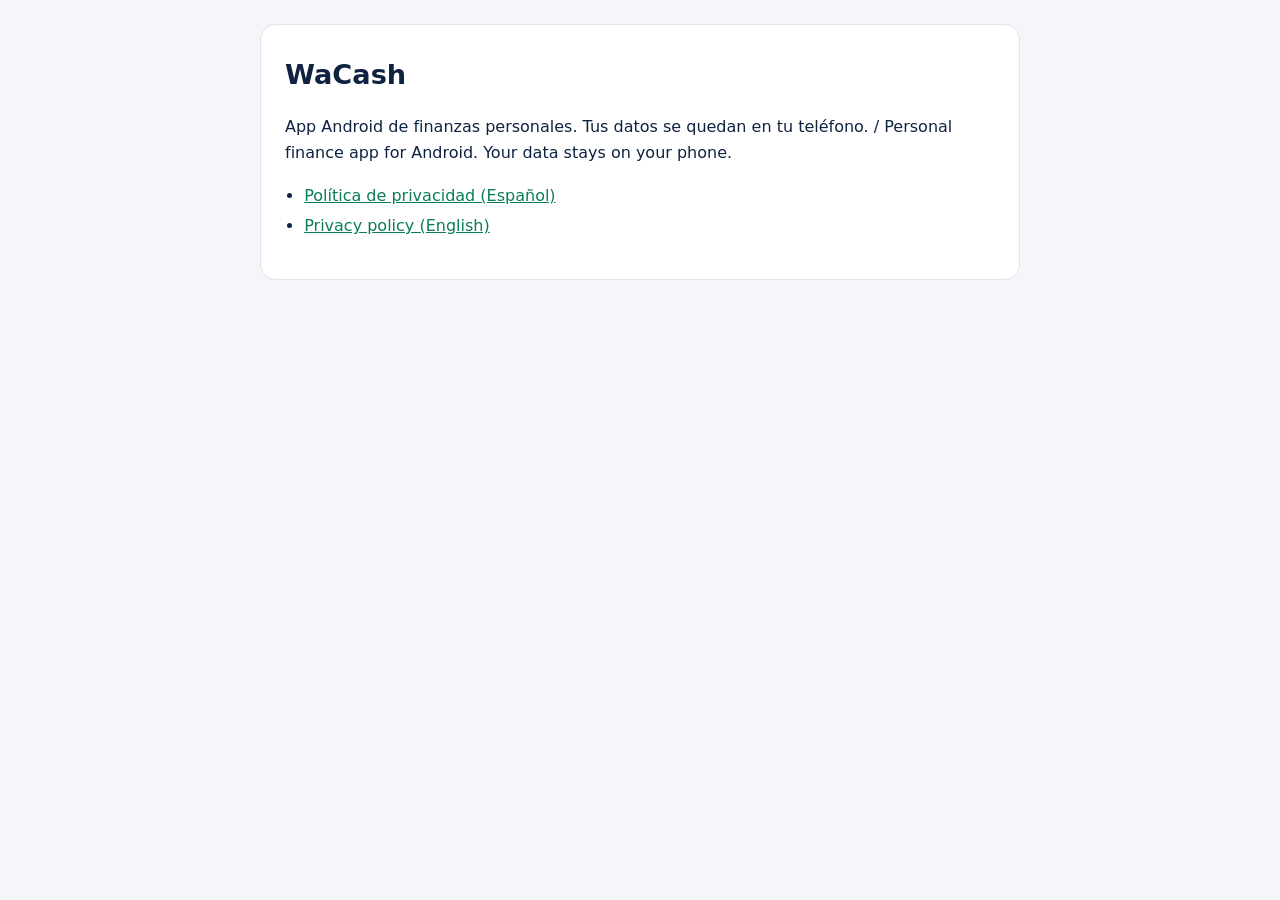
<file: index.html>
<!doctype html>
<html lang="es">
<head><meta charset="utf-8"><meta name="viewport" content="width=device-width,initial-scale=1">
<title>WaCash</title><link rel="stylesheet" href="style.css"></head>
<body><main><article>
<h1>WaCash</h1>
<p>App Android de finanzas personales. Tus datos se quedan en tu teléfono. / Personal finance app for Android. Your data stays on your phone.</p>
<ul>
<li><a href="privacidad.html">Política de privacidad (Español)</a></li>
<li><a href="privacy.html">Privacy policy (English)</a></li>
</ul>
</article></main></body></html>
</file>
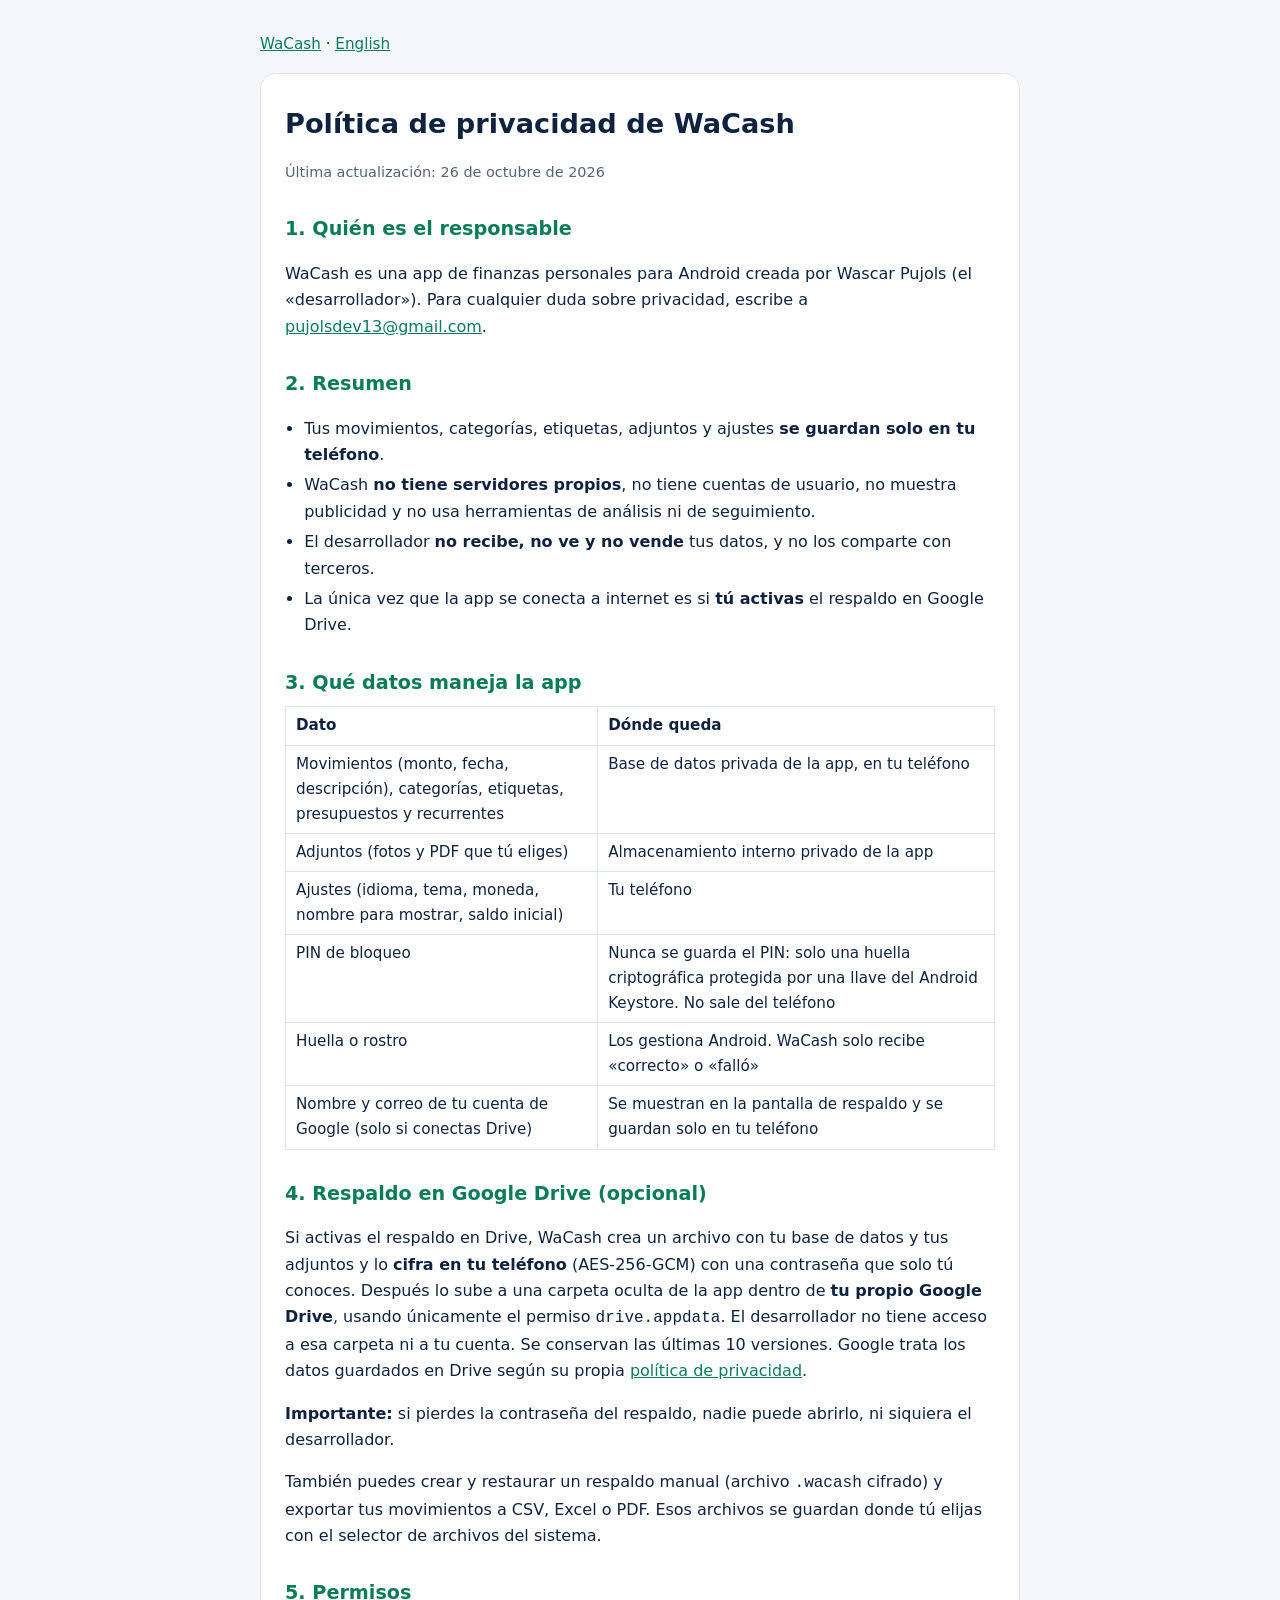
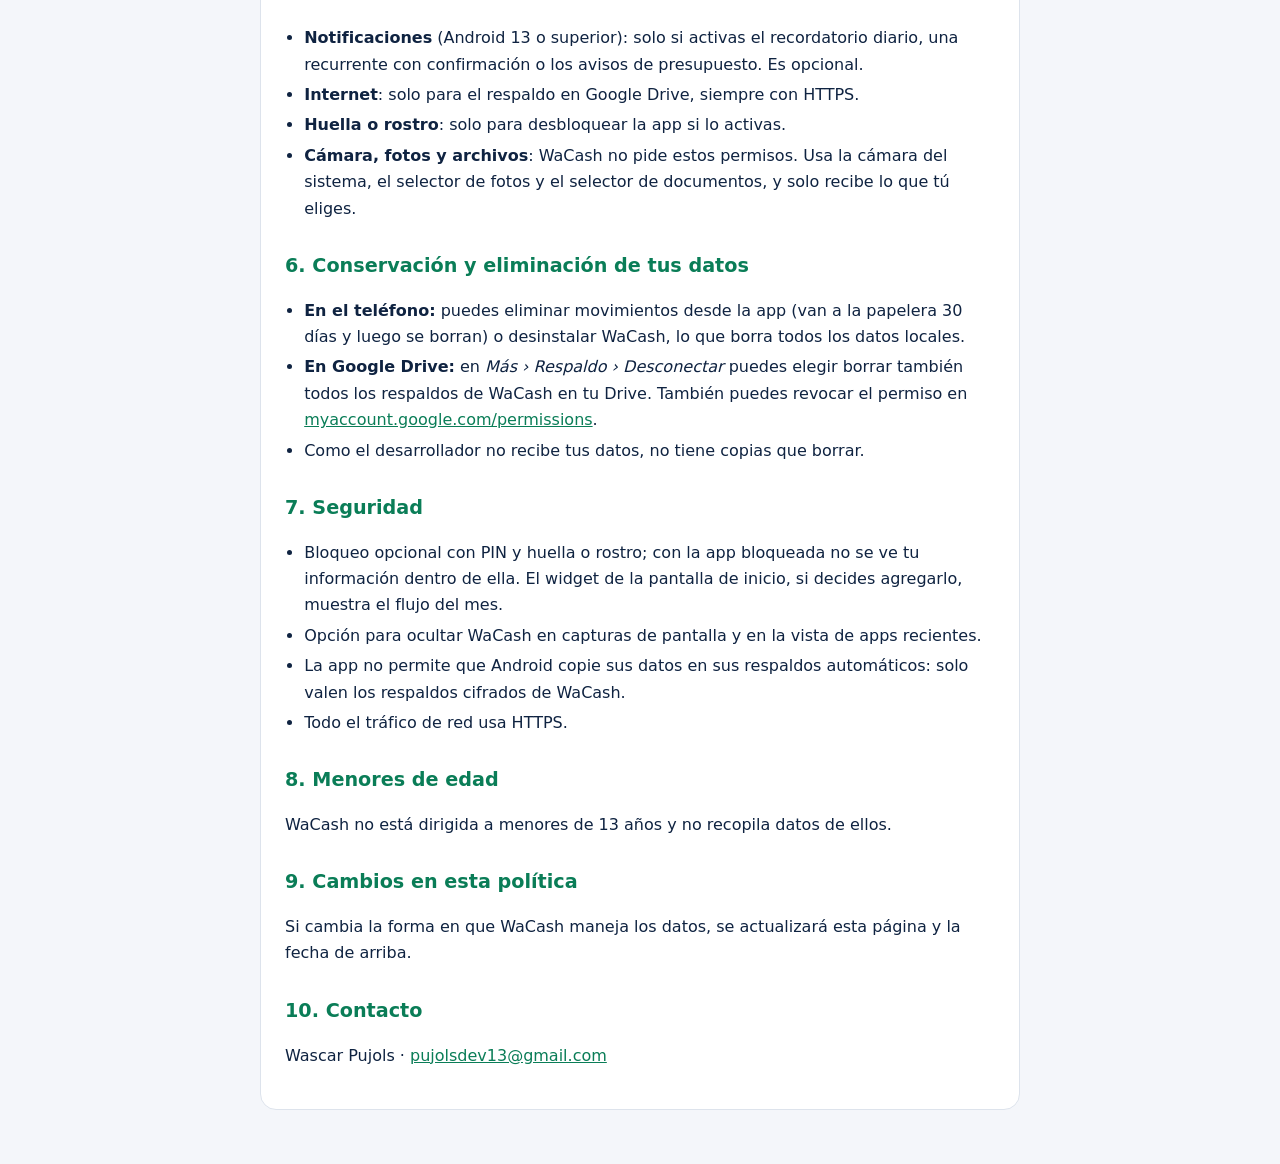
<file: privacidad.html>
<!doctype html>
<html lang="es">
<head><meta charset="utf-8"><meta name="viewport" content="width=device-width,initial-scale=1">
<title>Política de privacidad — WaCash</title><link rel="stylesheet" href="style.css"></head>
<body><main>
<nav><a href="index.html">WaCash</a> · <a href="privacy.html">English</a></nav>
<article>
<h1>Política de privacidad de WaCash</h1>
<p class="meta">Última actualización: 26 de octubre de 2026</p>

<h2>1. Quién es el responsable</h2>
<p>WaCash es una app de finanzas personales para Android creada por Wascar Pujols (el «desarrollador»). Para cualquier duda sobre privacidad, escribe a <a href="mailto:pujolsdev13@gmail.com">pujolsdev13@gmail.com</a>.</p>

<h2>2. Resumen</h2>
<ul>
<li>Tus movimientos, categorías, etiquetas, adjuntos y ajustes <strong>se guardan solo en tu teléfono</strong>.</li>
<li>WaCash <strong>no tiene servidores propios</strong>, no tiene cuentas de usuario, no muestra publicidad y no usa herramientas de análisis ni de seguimiento.</li>
<li>El desarrollador <strong>no recibe, no ve y no vende</strong> tus datos, y no los comparte con terceros.</li>
<li>La única vez que la app se conecta a internet es si <strong>tú activas</strong> el respaldo en Google Drive.</li>
</ul>

<h2>3. Qué datos maneja la app</h2>
<table>
<tr><th>Dato</th><th>Dónde queda</th></tr>
<tr><td>Movimientos (monto, fecha, descripción), categorías, etiquetas, presupuestos y recurrentes</td><td>Base de datos privada de la app, en tu teléfono</td></tr>
<tr><td>Adjuntos (fotos y PDF que tú eliges)</td><td>Almacenamiento interno privado de la app</td></tr>
<tr><td>Ajustes (idioma, tema, moneda, nombre para mostrar, saldo inicial)</td><td>Tu teléfono</td></tr>
<tr><td>PIN de bloqueo</td><td>Nunca se guarda el PIN: solo una huella criptográfica protegida por una llave del Android Keystore. No sale del teléfono</td></tr>
<tr><td>Huella o rostro</td><td>Los gestiona Android. WaCash solo recibe «correcto» o «falló»</td></tr>
<tr><td>Nombre y correo de tu cuenta de Google (solo si conectas Drive)</td><td>Se muestran en la pantalla de respaldo y se guardan solo en tu teléfono</td></tr>
</table>

<h2>4. Respaldo en Google Drive (opcional)</h2>
<p>Si activas el respaldo en Drive, WaCash crea un archivo con tu base de datos y tus adjuntos y lo <strong>cifra en tu teléfono</strong> (AES-256-GCM) con una contraseña que solo tú conoces. Después lo sube a una carpeta oculta de la app dentro de <strong>tu propio Google Drive</strong>, usando únicamente el permiso <code>drive.appdata</code>. El desarrollador no tiene acceso a esa carpeta ni a tu cuenta. Se conservan las últimas 10 versiones. Google trata los datos guardados en Drive según su propia <a href="https://policies.google.com/privacy">política de privacidad</a>.</p>
<p><strong>Importante:</strong> si pierdes la contraseña del respaldo, nadie puede abrirlo, ni siquiera el desarrollador.</p>
<p>También puedes crear y restaurar un respaldo manual (archivo <code>.wacash</code> cifrado) y exportar tus movimientos a CSV, Excel o PDF. Esos archivos se guardan donde tú elijas con el selector de archivos del sistema.</p>

<h2>5. Permisos</h2>
<ul>
<li><strong>Notificaciones</strong> (Android 13 o superior): solo si activas el recordatorio diario, una recurrente con confirmación o los avisos de presupuesto. Es opcional.</li>
<li><strong>Internet</strong>: solo para el respaldo en Google Drive, siempre con HTTPS.</li>
<li><strong>Huella o rostro</strong>: solo para desbloquear la app si lo activas.</li>
<li><strong>Cámara, fotos y archivos</strong>: WaCash no pide estos permisos. Usa la cámara del sistema, el selector de fotos y el selector de documentos, y solo recibe lo que tú eliges.</li>
</ul>

<h2>6. Conservación y eliminación de tus datos</h2>
<ul>
<li><strong>En el teléfono:</strong> puedes eliminar movimientos desde la app (van a la papelera 30 días y luego se borran) o desinstalar WaCash, lo que borra todos los datos locales.</li>
<li><strong>En Google Drive:</strong> en <em>Más › Respaldo › Desconectar</em> puedes elegir borrar también todos los respaldos de WaCash en tu Drive. También puedes revocar el permiso en <a href="https://myaccount.google.com/permissions">myaccount.google.com/permissions</a>.</li>
<li>Como el desarrollador no recibe tus datos, no tiene copias que borrar.</li>
</ul>

<h2>7. Seguridad</h2>
<ul>
<li>Bloqueo opcional con PIN y huella o rostro; con la app bloqueada no se ve tu información dentro de ella. El widget de la pantalla de inicio, si decides agregarlo, muestra el flujo del mes.</li>
<li>Opción para ocultar WaCash en capturas de pantalla y en la vista de apps recientes.</li>
<li>La app no permite que Android copie sus datos en sus respaldos automáticos: solo valen los respaldos cifrados de WaCash.</li>
<li>Todo el tráfico de red usa HTTPS.</li>
</ul>

<h2>8. Menores de edad</h2>
<p>WaCash no está dirigida a menores de 13 años y no recopila datos de ellos.</p>

<h2>9. Cambios en esta política</h2>
<p>Si cambia la forma en que WaCash maneja los datos, se actualizará esta página y la fecha de arriba.</p>

<h2>10. Contacto</h2>
<p>Wascar Pujols · <a href="mailto:pujolsdev13@gmail.com">pujolsdev13@gmail.com</a></p>
</article>
</main></body></html>
</file>
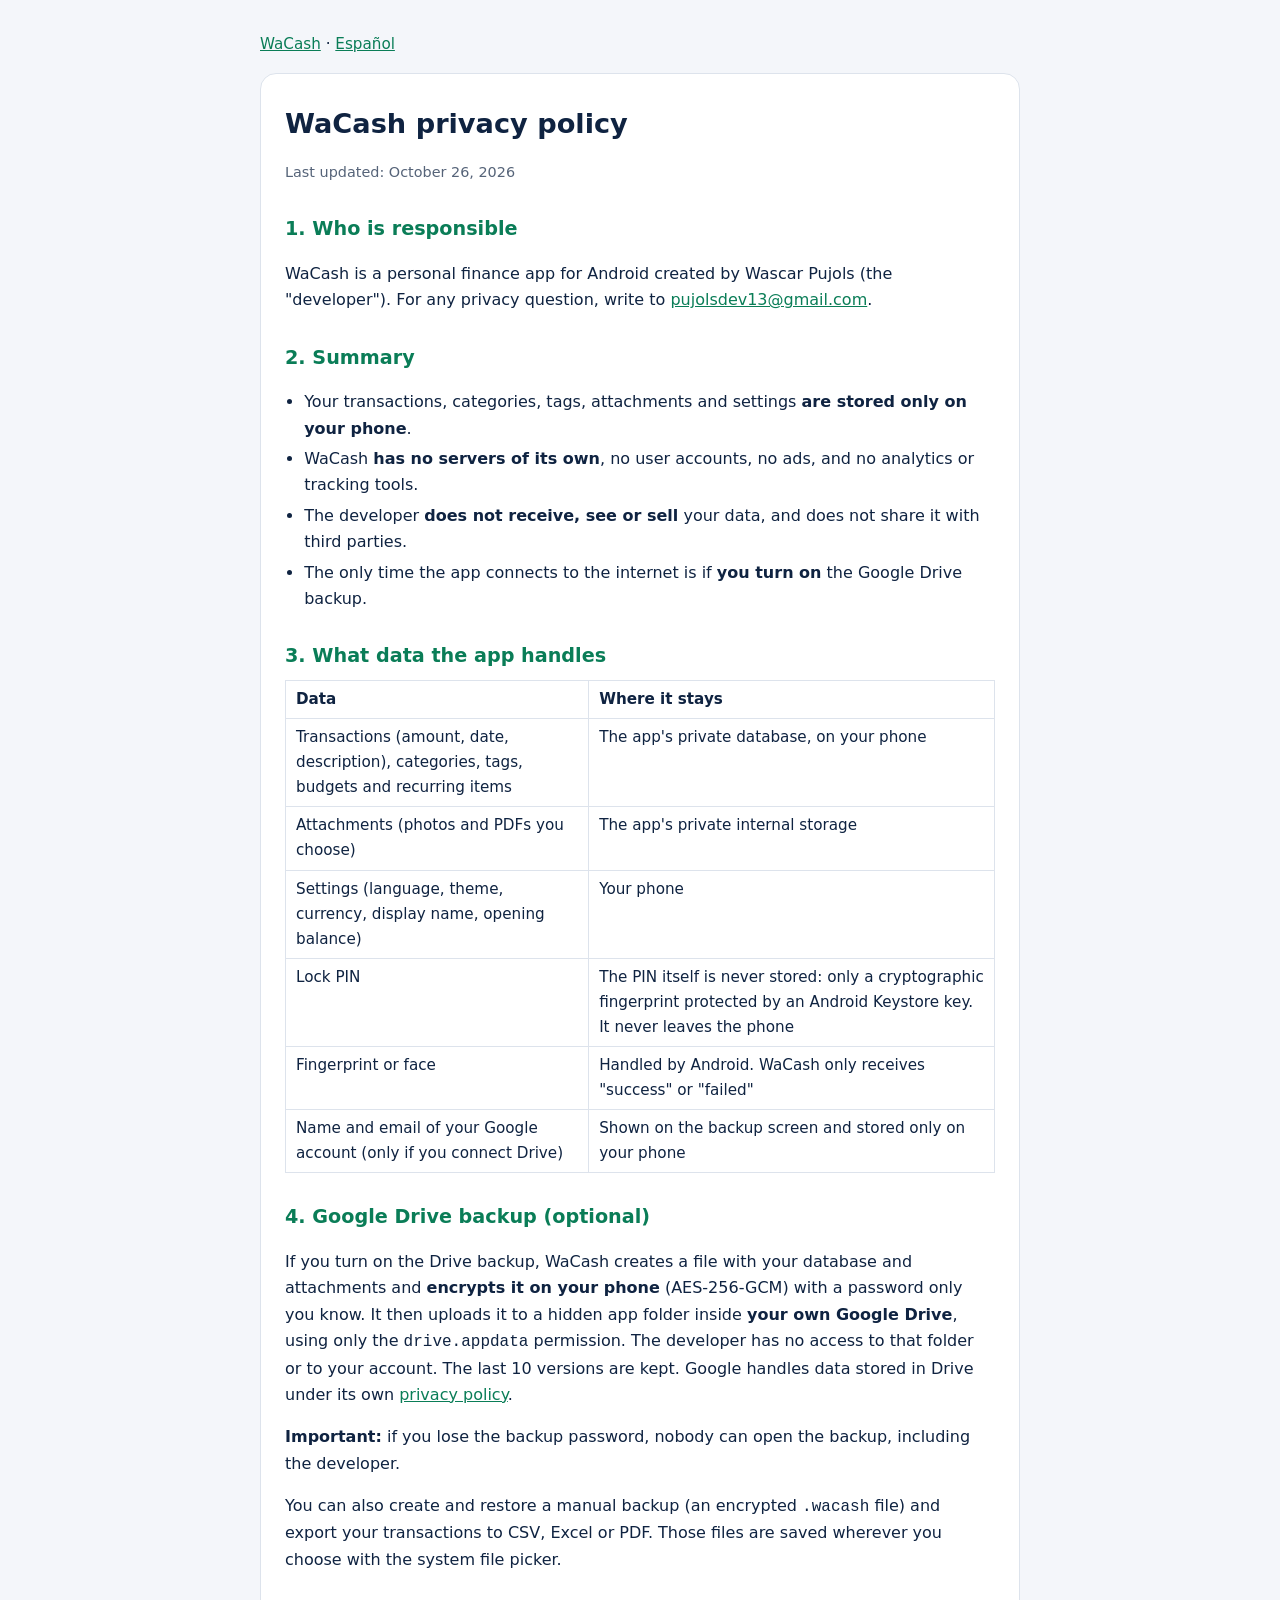
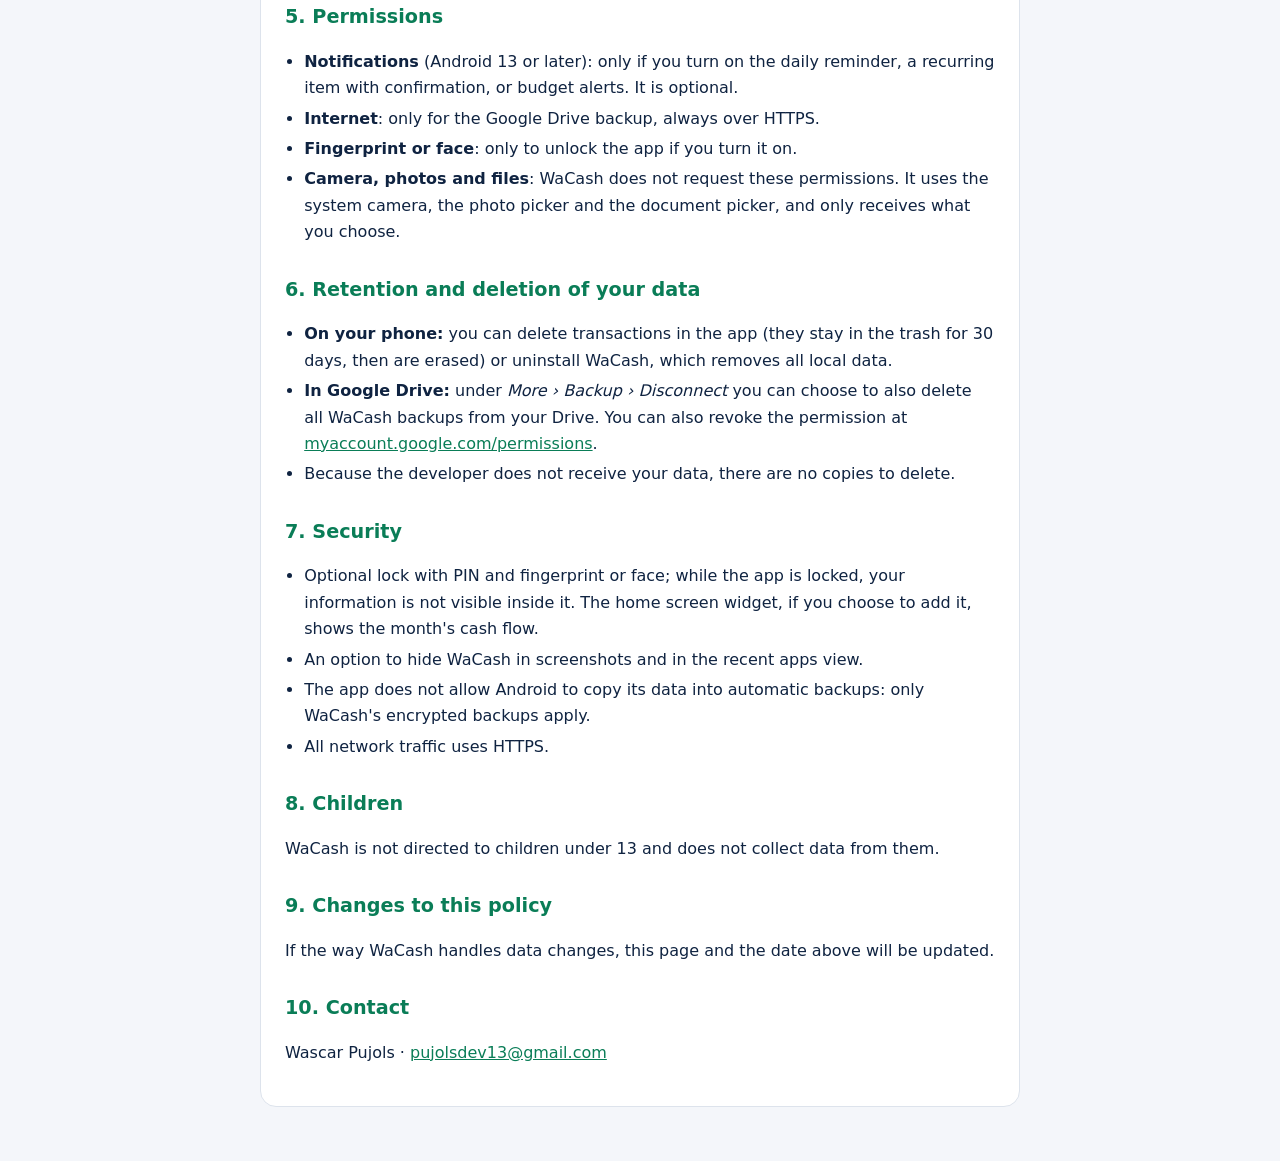
<file: privacy.html>
<!doctype html>
<html lang="en">
<head><meta charset="utf-8"><meta name="viewport" content="width=device-width,initial-scale=1">
<title>Privacy policy — WaCash</title><link rel="stylesheet" href="style.css"></head>
<body><main>
<nav><a href="index.html">WaCash</a> · <a href="privacidad.html">Español</a></nav>
<article>
<h1>WaCash privacy policy</h1>
<p class="meta">Last updated: October 26, 2026</p>

<h2>1. Who is responsible</h2>
<p>WaCash is a personal finance app for Android created by Wascar Pujols (the "developer"). For any privacy question, write to <a href="mailto:pujolsdev13@gmail.com">pujolsdev13@gmail.com</a>.</p>

<h2>2. Summary</h2>
<ul>
<li>Your transactions, categories, tags, attachments and settings <strong>are stored only on your phone</strong>.</li>
<li>WaCash <strong>has no servers of its own</strong>, no user accounts, no ads, and no analytics or tracking tools.</li>
<li>The developer <strong>does not receive, see or sell</strong> your data, and does not share it with third parties.</li>
<li>The only time the app connects to the internet is if <strong>you turn on</strong> the Google Drive backup.</li>
</ul>

<h2>3. What data the app handles</h2>
<table>
<tr><th>Data</th><th>Where it stays</th></tr>
<tr><td>Transactions (amount, date, description), categories, tags, budgets and recurring items</td><td>The app's private database, on your phone</td></tr>
<tr><td>Attachments (photos and PDFs you choose)</td><td>The app's private internal storage</td></tr>
<tr><td>Settings (language, theme, currency, display name, opening balance)</td><td>Your phone</td></tr>
<tr><td>Lock PIN</td><td>The PIN itself is never stored: only a cryptographic fingerprint protected by an Android Keystore key. It never leaves the phone</td></tr>
<tr><td>Fingerprint or face</td><td>Handled by Android. WaCash only receives "success" or "failed"</td></tr>
<tr><td>Name and email of your Google account (only if you connect Drive)</td><td>Shown on the backup screen and stored only on your phone</td></tr>
</table>

<h2>4. Google Drive backup (optional)</h2>
<p>If you turn on the Drive backup, WaCash creates a file with your database and attachments and <strong>encrypts it on your phone</strong> (AES-256-GCM) with a password only you know. It then uploads it to a hidden app folder inside <strong>your own Google Drive</strong>, using only the <code>drive.appdata</code> permission. The developer has no access to that folder or to your account. The last 10 versions are kept. Google handles data stored in Drive under its own <a href="https://policies.google.com/privacy">privacy policy</a>.</p>
<p><strong>Important:</strong> if you lose the backup password, nobody can open the backup, including the developer.</p>
<p>You can also create and restore a manual backup (an encrypted <code>.wacash</code> file) and export your transactions to CSV, Excel or PDF. Those files are saved wherever you choose with the system file picker.</p>

<h2>5. Permissions</h2>
<ul>
<li><strong>Notifications</strong> (Android 13 or later): only if you turn on the daily reminder, a recurring item with confirmation, or budget alerts. It is optional.</li>
<li><strong>Internet</strong>: only for the Google Drive backup, always over HTTPS.</li>
<li><strong>Fingerprint or face</strong>: only to unlock the app if you turn it on.</li>
<li><strong>Camera, photos and files</strong>: WaCash does not request these permissions. It uses the system camera, the photo picker and the document picker, and only receives what you choose.</li>
</ul>

<h2>6. Retention and deletion of your data</h2>
<ul>
<li><strong>On your phone:</strong> you can delete transactions in the app (they stay in the trash for 30 days, then are erased) or uninstall WaCash, which removes all local data.</li>
<li><strong>In Google Drive:</strong> under <em>More › Backup › Disconnect</em> you can choose to also delete all WaCash backups from your Drive. You can also revoke the permission at <a href="https://myaccount.google.com/permissions">myaccount.google.com/permissions</a>.</li>
<li>Because the developer does not receive your data, there are no copies to delete.</li>
</ul>

<h2>7. Security</h2>
<ul>
<li>Optional lock with PIN and fingerprint or face; while the app is locked, your information is not visible inside it. The home screen widget, if you choose to add it, shows the month's cash flow.</li>
<li>An option to hide WaCash in screenshots and in the recent apps view.</li>
<li>The app does not allow Android to copy its data into automatic backups: only WaCash's encrypted backups apply.</li>
<li>All network traffic uses HTTPS.</li>
</ul>

<h2>8. Children</h2>
<p>WaCash is not directed to children under 13 and does not collect data from them.</p>

<h2>9. Changes to this policy</h2>
<p>If the way WaCash handles data changes, this page and the date above will be updated.</p>

<h2>10. Contact</h2>
<p>Wascar Pujols · <a href="mailto:pujolsdev13@gmail.com">pujolsdev13@gmail.com</a></p>
</article>
</main></body></html>
</file>
<file: style.css>
:root { color-scheme: light dark; --ink:#0F2341; --bg:#F4F6FA; --card:#fff; --accent:#0A7D57; --line:#dde3ec; }
@media (prefers-color-scheme: dark) { :root { --ink:#E8EEF8; --bg:#0B1730; --card:#12203D; --accent:#19C08A; --line:#243556; } }
body { margin:0; background:var(--bg); color:var(--ink); font:16px/1.65 system-ui,-apple-system,"Segoe UI",Roboto,sans-serif; }
main { max-width:760px; margin:0 auto; padding:24px 16px 56px; }
article { background:var(--card); border:1px solid var(--line); border-radius:16px; padding:8px 24px 24px; }
h1 { font-size:1.7rem; margin:20px 0 4px; } h2 { font-size:1.2rem; margin:28px 0 8px; color:var(--accent); }
a { color:var(--accent); } ul { padding-left:1.2rem; } li { margin:4px 0; }
.meta { color:var(--ink); opacity:.7; font-size:.9rem; } nav { margin:8px 0 16px; font-size:.95rem; }
table { border-collapse:collapse; width:100%; font-size:.95rem; } td,th { border:1px solid var(--line); padding:6px 10px; text-align:left; vertical-align:top; }
</file>
